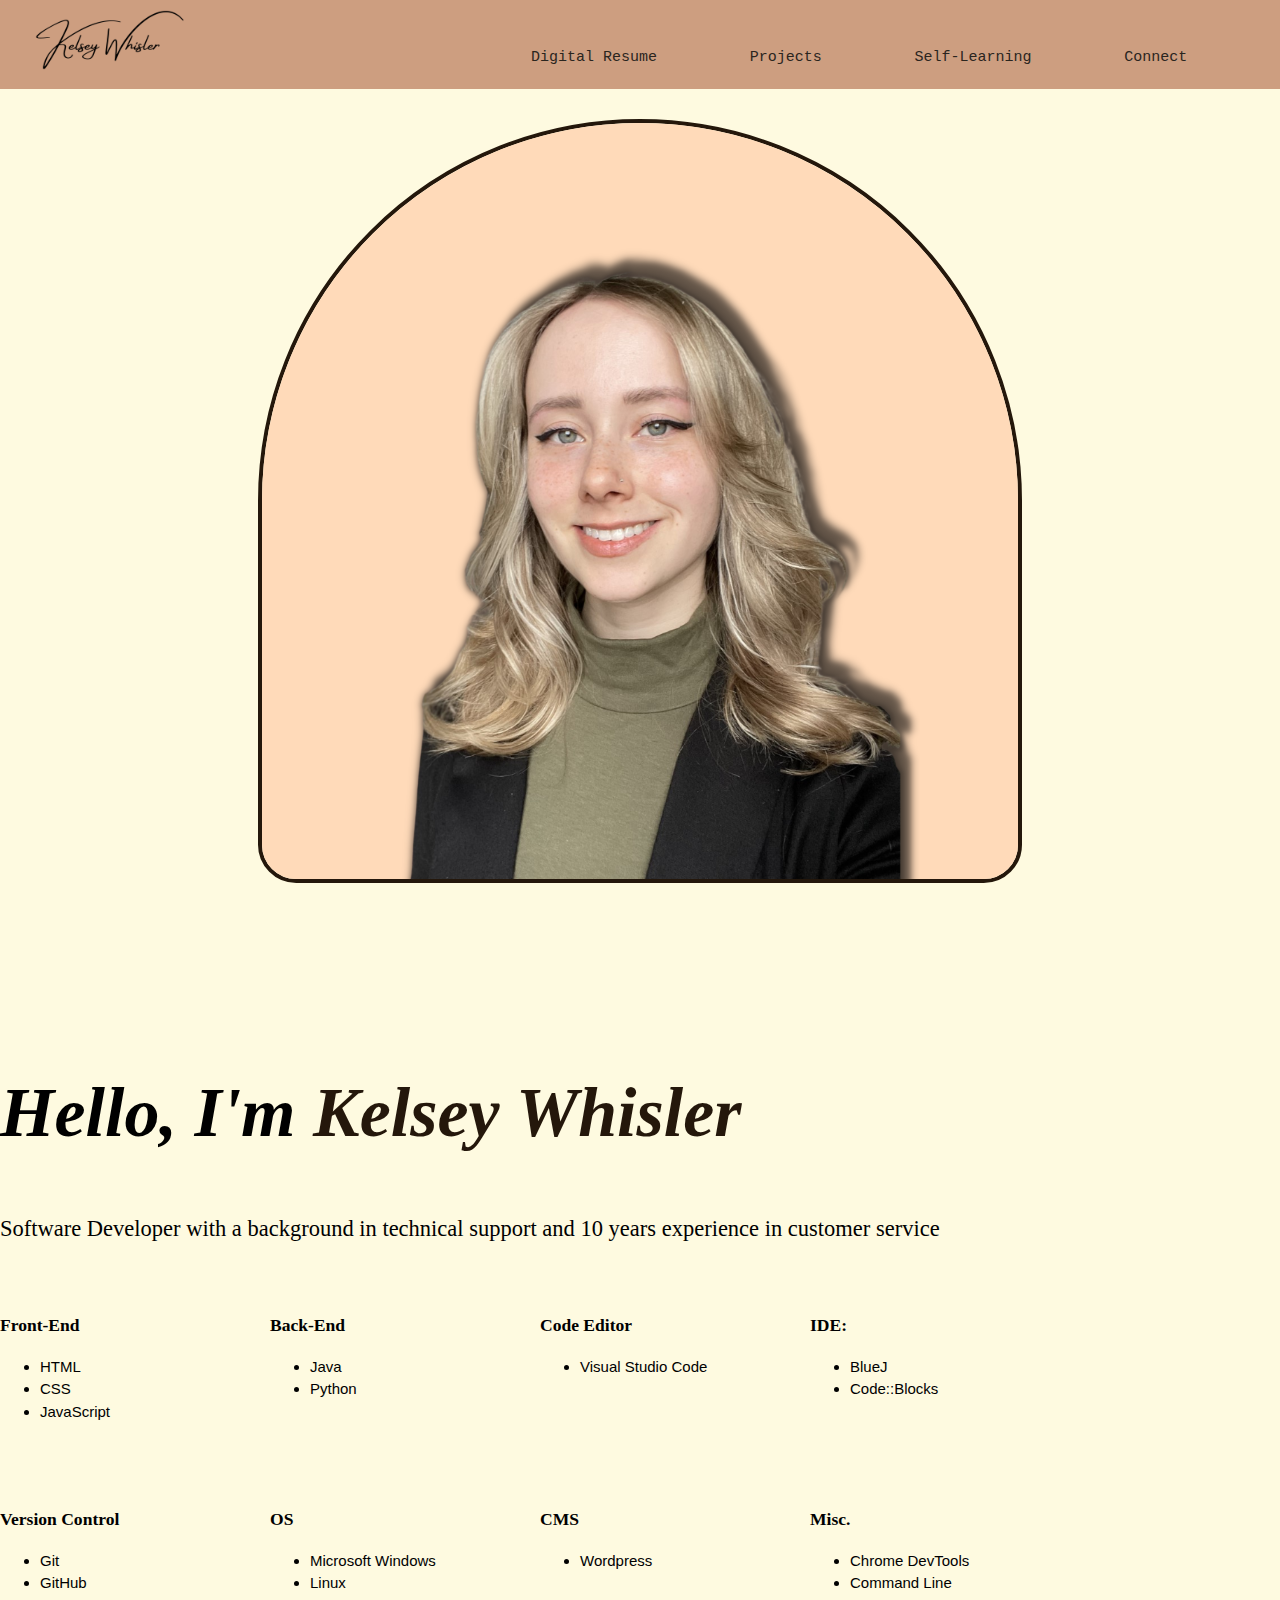
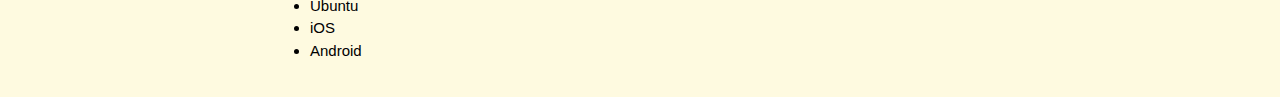
<file: index.html>
<!DOCTYPE html>
<html lang="en">
  <head>
    <meta charset="UTF-8" />
    <meta http-equiv="X-UA-Compatible" content="IE=edge" />
    <meta name="viewport" content="width=device-width, initial-scale=1.0" />
    <link rel="stylesheet" href="styles/style.css" />
    <title>Kelsey Whisler</title>
  </head>
  <body>
    <nav>
      <div id="nav-bar">
        <div class="logo">
          <a href="index.html"
            ><img src="images/logo.png" alt="Kelsey Whisler" width="200px;"
          /></a>
        </div>
        <div class="align-nav">
          <div>
            <a href="https://kelswhis.com/digital-resume" target="_blank"
              >Digital Resume</a
            >
          </div>
          <div><a href="pages/projects.html">Projects</a></div>
          <div><a href="pages/self-learning.html">Self-Learning</a></div>
          <div><a href="pages/connect.html">Connect</a></div>
        </div>
      </div>
    </nav>
    <div class="flex-container">
      <div class="image-flex">
        <img
          src="images/profile.png"
          alt="Profile picture of Kelsey Whisler"
          width="400px"
          ;
          height="auto"
          ;
        />
      </div>
      <div class="content-flex">
        <h1>
          <i>Hello, I'm <span style="color: #24170b">Kelsey Whisler</span></i>
        </h1>
        <h2 style="font-weight: 500">
          Software Developer with a background in technical support and 10 years
          experience in customer service
        </h2>
        <div class="skills flex-container">
          <div class="skillType">
            <h3>Front-End</h3>
            <ul>
              <li>HTML</li>
              <li>CSS</li>
              <li>JavaScript</li>
            </ul>
          </div>
          <div class="skillType">
            <h3>Back-End</h3>
            <ul>
              <li>Java</li>
              <li>Python</li>
            </ul>
          </div>
          <div class="skillType">
            <h3>Code Editor</h3>
            <ul>
              <li>Visual Studio Code</li>
            </ul>
          </div>
          <div class="skillType">
            <h3>IDE:</h3>
            <ul>
              <li>BlueJ</li>
              <li>Code::Blocks</li>
            </ul>
          </div>
          <div class="skillType">
            <h3>Version Control</h3>
            <ul>
              <li>Git</li>
              <li>GitHub</li>
            </ul>
          </div>
          <div class="skillType">
            <h3>OS</h3>
            <ul>
              <li>Microsoft Windows</li>
              <li>Linux</li>
              <li>Ubuntu</li>
              <li>iOS</li>
              <li>Android</li>
            </ul>
          </div>
          <div class="skillType">
            <h3>CMS</h3>
            <ul>
              <li>Wordpress</li>
            </ul>
          </div>
          <div class="skillType">
            <h3>Misc.</h3>
            <ul>
              <li>Chrome DevTools</li>
              <li>Command Line</li>
            </ul>
          </div>
        </div>
      </div>
    </div>
  </body>
</html>
</file>
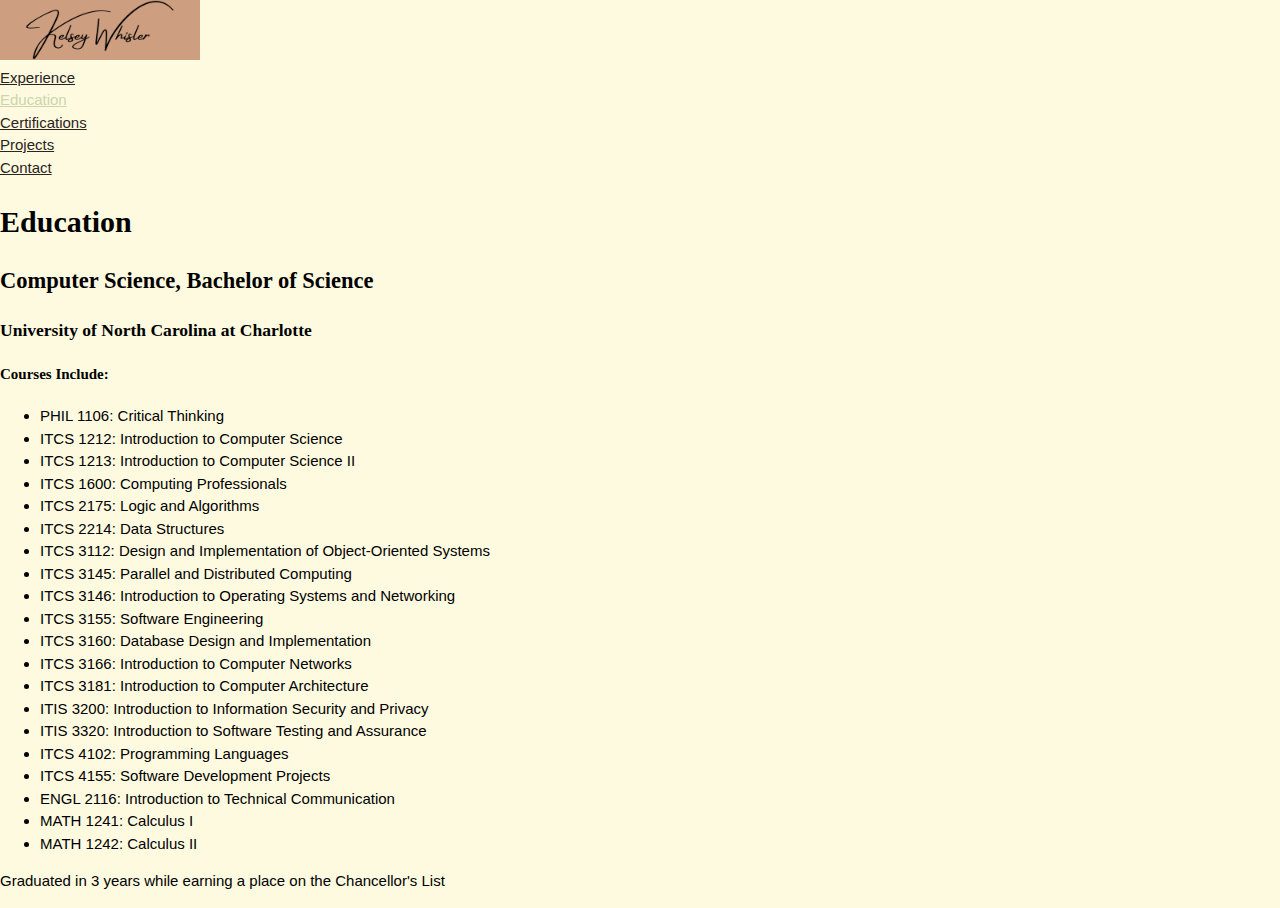
<file: education.html>
<!DOCTYPE html>
<html lang="en">
  <head>
    <meta charset="UTF-8" />
    <meta http-equiv="X-UA-Compatible" content="IE=edge" />
    <meta name="viewport" content="width=device-width, initial-scale=1.0" />
    <link rel="stylesheet" href="styles/style.css" />
    <title>Kelsey Whisler | Education</title>
  </head>
  <body>
    <nav>
      <div id="menu">
        <div class="home">
          <a href="index.html"
            ><img src="images/logo.png" alt="Kelsey Whisler" width="200px;"
          /></a>
        </div>
        <div class="align-menu">
          <div><a href="experience.html">Experience</a></div>
          <div>
            <a href="education.html" style="color: #ccd5ae">Education</a>
          </div>
          <div><a href="certification.html">Certifications</a></div>
          <div><a href="projects.html">Projects</a></div>
          <div><a href="contact.html">Contact</a></div>
        </div>
      </div>
    </nav>
    <h1>Education</h1>
    <h2>Computer Science, Bachelor of Science</h2>
    <h3>University of North Carolina at Charlotte</h3>
    <h4>Courses Include:</h4>
    <ul>
      <li>PHIL 1106: Critical Thinking</li>
      <li>ITCS 1212: Introduction to Computer Science</li>
      <li>ITCS 1213: Introduction to Computer Science II</li>
      <li>ITCS 1600: Computing Professionals</li>
      <li>ITCS 2175: Logic and Algorithms</li>
      <li>ITCS 2214: Data Structures</li>
      <li>ITCS 3112: Design and Implementation of Object-Oriented Systems</li>
      <li>ITCS 3145: Parallel and Distributed Computing</li>
      <li>ITCS 3146: Introduction to Operating Systems and Networking</li>
      <li>ITCS 3155: Software Engineering</li>
      <li>ITCS 3160: Database Design and Implementation</li>
      <li>ITCS 3166: Introduction to Computer Networks</li>
      <li>ITCS 3181: Introduction to Computer Architecture</li>
      <li>ITIS 3200: Introduction to Information Security and Privacy</li>
      <li>ITIS 3320: Introduction to Software Testing and Assurance</li>
      <li>ITCS 4102: Programming Languages</li>
      <li>ITCS 4155: Software Development Projects</li>
      <li>ENGL 2116: Introduction to Technical Communication</li>
      <li>MATH 1241: Calculus I</li>
      <li>MATH 1242: Calculus II</li>
    </ul>
    <p>Graduated in 3 years while earning a place on the Chancellor's List</p>
  </body>
</html>
</file>
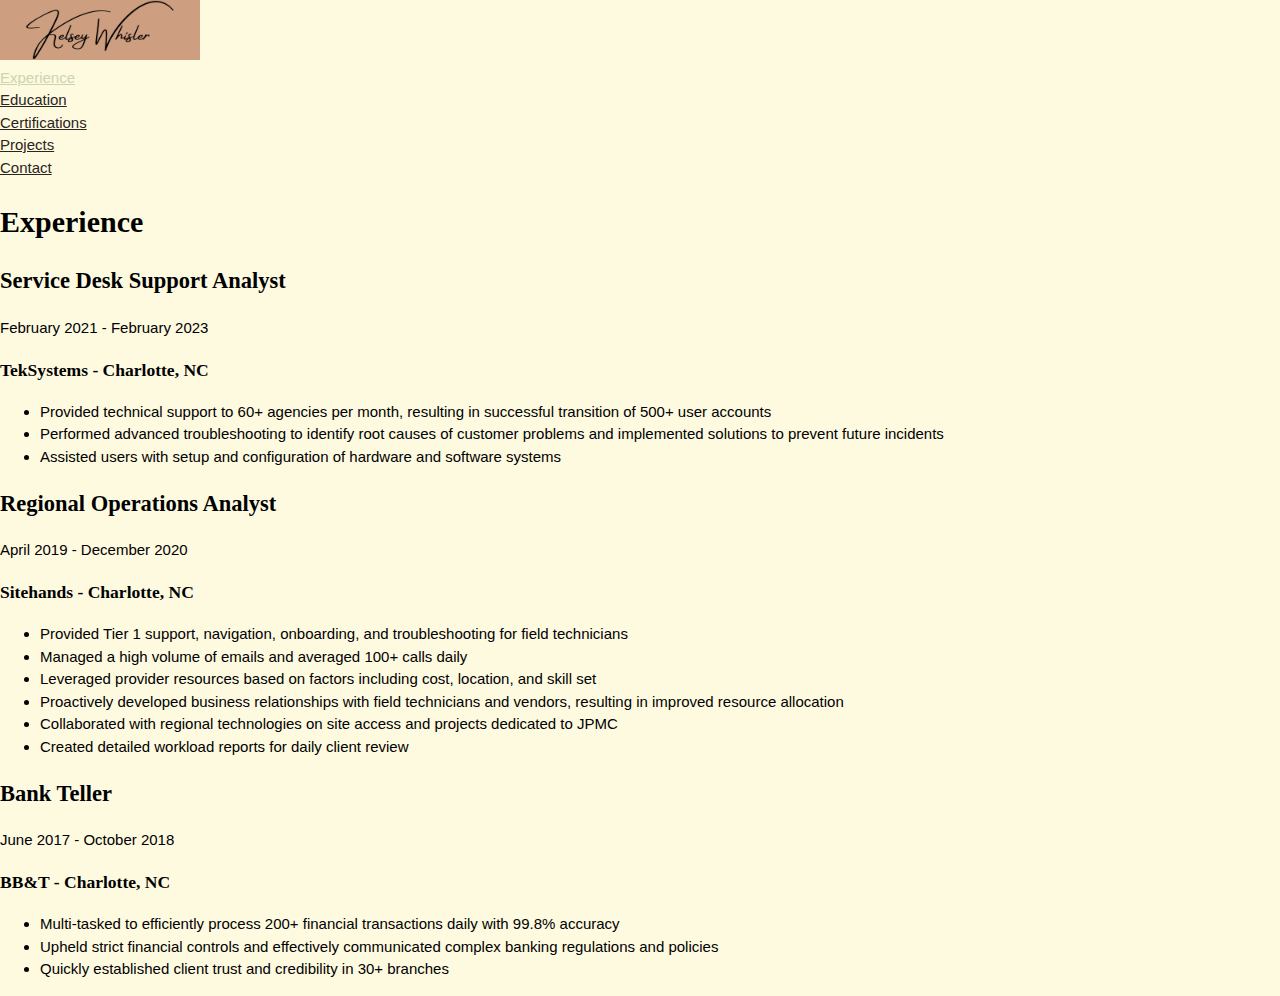
<file: experience.html>
<!DOCTYPE html>
<html lang="en">
  <head>
    <meta charset="UTF-8" />
    <meta http-equiv="X-UA-Compatible" content="IE=edge" />
    <meta name="viewport" content="width=device-width, initial-scale=1.0" />
    <link rel="stylesheet" href="styles/style.css" />
    <title>Kelsey Whisler | Experience</title>
  </head>
  <body>
    <nav>
      <div id="menu">
        <div class="home">
          <a href="index.html"
            ><img src="images/logo.png" alt="Kelsey Whisler" width="200px;"
          /></a>
        </div>
        <div class="align-menu">
          <div>
            <a href="experience.html" style="color: #ccd5ae">Experience</a>
          </div>
          <div><a href="education.html">Education</a></div>
          <div><a href="certification.html">Certifications</a></div>
          <div><a href="projects.html">Projects</a></div>
          <div><a href="contact.html">Contact</a></div>
        </div>
      </div>
    </nav>
    <h1>Experience</h1>
    <h2>Service Desk Support Analyst</h2>
    <time>February 2021 - February 2023</time>
    <h3>TekSystems - Charlotte, NC</h3>
    <ul>
      <li>
        Provided technical support to 60+ agencies per month, resulting in
        successful transition of 500+ user accounts
      </li>
      <li>
        Performed advanced troubleshooting to identify root causes of customer
        problems and implemented solutions to prevent future incidents
      </li>
      <li>
        Assisted users with setup and configuration of hardware and software
        systems
      </li>
    </ul>
    <h2>Regional Operations Analyst</h2>
    <time>April 2019 - December 2020</time>
    <h3>Sitehands - Charlotte, NC</h3>
    <ul>
      <li>
        Provided Tier 1 support, navigation, onboarding, and troubleshooting for
        field technicians
      </li>
      <li>Managed a high volume of emails and averaged 100+ calls daily</li>
      <li>
        Leveraged provider resources based on factors including cost, location,
        and skill set
      </li>
      <li>
        Proactively developed business relationships with field technicians and
        vendors, resulting in improved resource allocation
      </li>
      <li>
        Collaborated with regional technologies on site access and projects
        dedicated to JPMC
      </li>
      <li>Created detailed workload reports for daily client review</li>
    </ul>
    <h2>Bank Teller</h2>
    <time>June 2017 - October 2018</time>
    <h3>BB&T - Charlotte, NC</h3>
    <ul>
      <li>
        Multi-tasked to efficiently process 200+ financial transactions daily
        with 99.8% accuracy
      </li>
      <li>
        Upheld strict financial controls and effectively communicated complex
        banking regulations and policies
      </li>
      <li>Quickly established client trust and credibility in 30+ branches</li>
    </ul>
  </body>
</html>
</file>
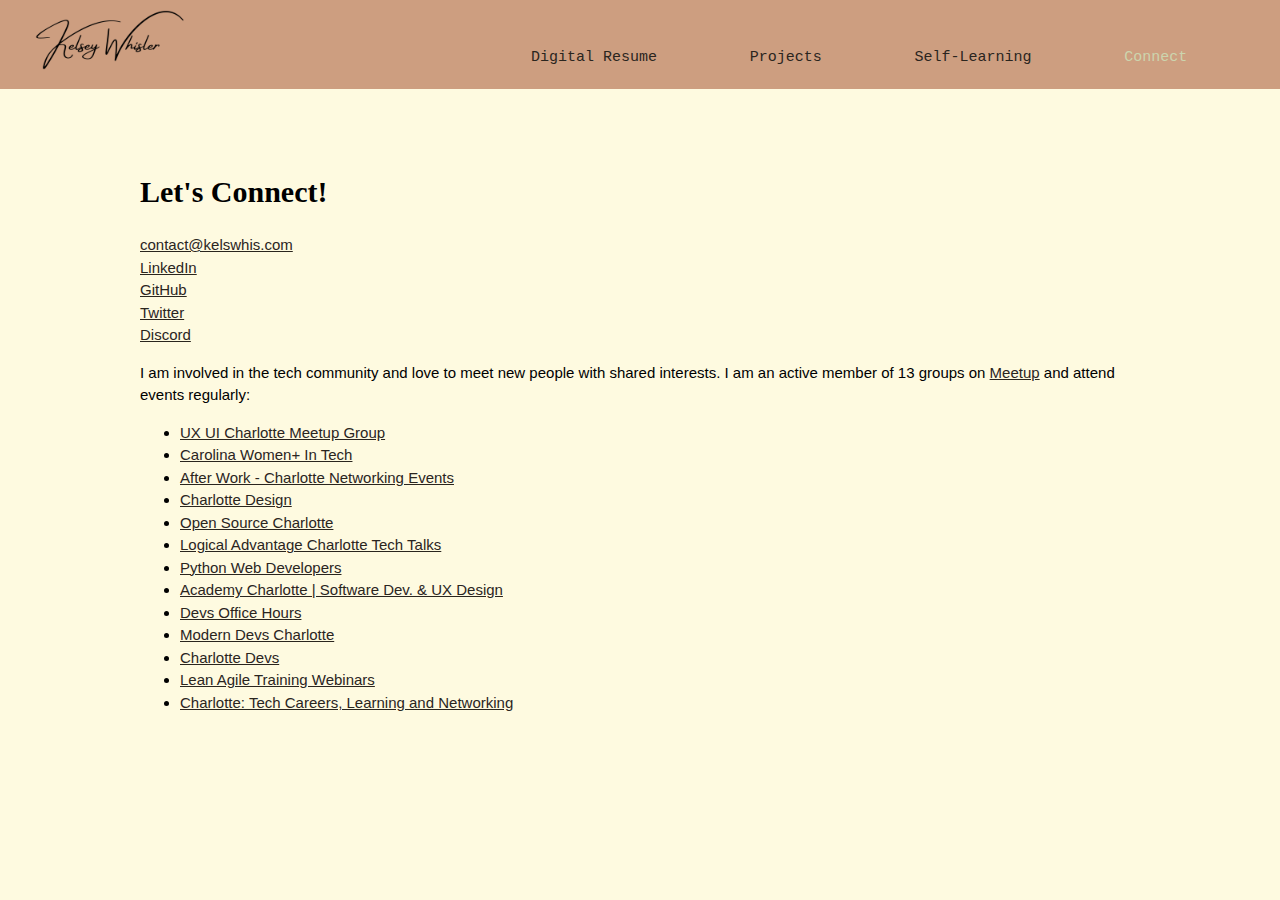
<file: pages/connect.html>
<!DOCTYPE html>
<html lang="en">
  <head>
    <meta charset="UTF-8" />
    <meta http-equiv="X-UA-Compatible" content="IE=edge" />
    <meta name="viewport" content="width=device-width, initial-scale=1.0" />
    <link rel="stylesheet" href="../styles/style.css" />
    <title>Kelsey Whisler | Connect</title>
  </head>
  <body>
    <nav>
      <div id="nav-bar">
        <div class="logo">
          <a href="../index.html"
            ><img src="../images/logo.png" alt="Kelsey Whisler" width="200px;"
          /></a>
        </div>
        <div class="align-nav">
          <div>
            <a href="https://kelswhis.com/digital-resume" target="_blank"
              >Digital Resume</a
            >
          </div>
          <div><a href="projects.html">Projects</a></div>
          <div><a href="self-learning.html">Self-Learning</a></div>
          <div><a href="connect.html" style="color: #ccd5ae">Connect</a></div>
        </div>
      </div>
    </nav>
    <div class="content">
      <h1>Let's Connect!</h1>
      <ul class="contact-list">
        <li><a href="mailto:contact@kelswhis.com">contact@kelswhis.com</a></li>
        <li>
          <a href="https://linkedin.com/in/kels-whis/" target="_blank"
            >LinkedIn</a
          >
        </li>
        <li><a href="https://github.com/kwhis" target="_blank">GitHub</a></li>
        <li>
          <a href="https://twitter.com/kelswhis" target="_blank">Twitter</a>
        </li>
        <li>
          <a href="https://discordapp.com/users/1068931585426083911">Discord</a>
        </li>
      </ul>

      <div id="meetup">
        <p>
          I am involved in the tech community and love to meet new people with
          shared interests. I am an active member of 13 groups on
          <a href="https://www.meetup.com/" target="_blank">Meetup</a> and
          attend events regularly:
        </p>
        <ul>
          <li>
            <a
              href="https://www.meetup.com/ux-ui-charlotte-meetup-group/"
              target="_blank"
              >UX UI Charlotte Meetup Group
            </a>
          </li>
          <li>
            <a
              href="https://www.meetup.com/carolinawomenintech/"
              target="_blank"
              >Carolina Women+ In Tech
            </a>
          </li>
          <li>
            <a
              href="https://www.meetup.com/network-after-work-charlotte-networking-events/"
              target="_blank"
              >After Work - Charlotte Networking Events
            </a>
          </li>
          <li>
            <a href="https://www.meetup.com/charlotte-design/" target="_blank"
              >Charlotte Design
            </a>
          </li>
          <li>
            <a
              href="https://www.meetup.com/open-source-charlotte/"
              target="_blank"
              >Open Source Charlotte
            </a>
          </li>
          <li>
            <a
              href="https://www.meetup.com/logical-advantage-charlotte-tech-talks/"
              target="_blank"
              >Logical Advantage Charlotte Tech Talks
            </a>
          </li>
          <li>
            <a
              href="https://www.meetup.com/meetup-group-python-webdev/"
              target="_blank"
              >Python Web Developers
            </a>
          </li>
          <li>
            <a
              href="https://www.meetup.com/kenzie-academy-charlotte/"
              target="_blank"
              >Academy Charlotte | Software Dev. & UX Design
            </a>
          </li>
          <li>
            <a href="https://www.meetup.com/devs-office-hours/" target="_blank"
              >Devs Office Hours
            </a>
          </li>
          <li>
            <a href="https://www.meetup.com/moderndevsclt/" target="_blank"
              >Modern Devs Charlotte
            </a>
          </li>
          <li>
            <a href="https://www.meetup.com/charlottedevs/" target="_blank"
              >Charlotte Devs
            </a>
          </li>
          <li>
            <a href="https://www.meetup.com/lat_webinars/" target="_blank"
              >Lean Agile Training Webinars
            </a>
          </li>
          <li>
            <a
              href="https://www.meetup.com/ironhack-charlotte-tech-careers-learning-and-networking/"
              target="_blank"
              >Charlotte: Tech Careers, Learning and Networking
            </a>
          </li>
        </ul>
      </div>
    </div>
  </body>
</html>
</file>
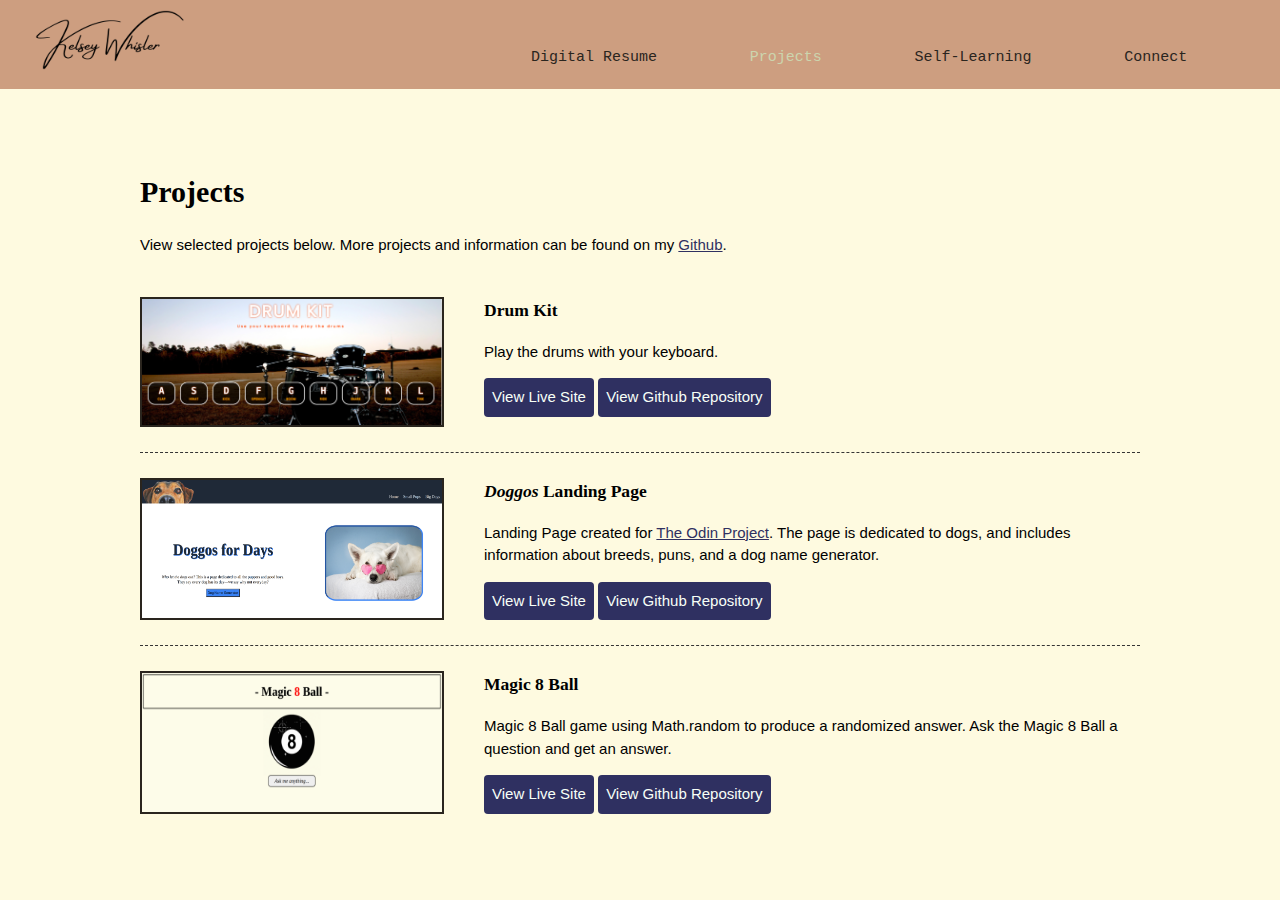
<file: pages/projects.html>
<!DOCTYPE html>
<html lang="en">
  <head>
    <meta charset="UTF-8" />
    <meta http-equiv="X-UA-Compatible" content="IE=edge" />
    <meta name="viewport" content="width=device-width, initial-scale=1.0" />
    <link rel="stylesheet" href="../styles/style.css" />
    <title>Kelsey Whisler | Projects</title>
  </head>
  <body>
    <nav>
      <div id="nav-bar">
        <div class="logo">
          <a href="../index.html"
            ><img src="../images/logo.png" alt="Kelsey Whisler" width="200px;"
          /></a>
        </div>
        <div class="align-nav">
          <div>
            <a href="https://kelswhis.com/digital-resume" target="_blank"
              >Digital Resume</a
            >
          </div>
          <div><a href="projects.html" style="color: #ccd5ae">Projects</a></div>
          <div><a href="self-learning.html">Self-Learning</a></div>
          <div><a href="connect.html">Connect</a></div>
        </div>
      </div>
    </nav>
    <div class="projects content divider">
      <h1>Projects</h1>
      <p>
        View selected projects below. More projects and information can be found
        on my
        <a href="https://github.com/kwhis" target="_blank">Github</a>.
      </p>

      <!-- Project 1 -->
      <section class="project-item">
        <img
          src="../images/drum-kit-screenshot.png"
          alt="Screenshot of Drum Kit"
        />
        <div class="project-description">
          <h3>Drum Kit</h3>
          <p>Play the drums with your keyboard.</p>
          <a class="btn" href="https://kwhis.github.io/drum-kit" target="_blank"
            >View Live Site</a
          >
          <a
            class="btn"
            href="https://github.com/kwhis/drum-kit"
            target="_blank"
            >View Github Repository</a
          >
        </div>
      </section>

      <!-- Project 2 -->
      <section class="project-item">
        <img
          src="../images/doggos-screenshot.png"
          alt="Screenshot of Doggos Landing Page"
        />
        <div class="project-description">
          <h3><i>Doggos</i> Landing Page</h3>
          <p>
            Landing Page created for
            <a href="https://www.theodinproject.com/" target="_blank"
              >The Odin Project</a
            >. The page is dedicated to dogs, and includes information about
            breeds, puns, and a dog name generator.
          </p>
          <a class="btn" href="https://kwhis.github.io/doggos" target="_blank"
            >View Live Site</a
          >
          <a class="btn" href="https://github.com/kwhis/doggos" target="_blank"
            >View Github Repository</a
          >
        </div>
      </section>

      <!-- Project 3 -->
      <section class="project-item">
        <img
          src="../images/magic8ball-screenshot.png"
          alt="Screenshot of Magic 8 Ball"
        />
        <div class="project-description">
          <h3>Magic 8 Ball</h3>
          <p>
            Magic 8 Ball game using Math.random to produce a randomized answer.
            Ask the Magic 8 Ball a question and get an answer.
          </p>
          <a
            class="btn"
            href="https://kwhis.github.io/magic8ball"
            target="_blank"
            >View Live Site</a
          >
          <a
            class="btn"
            href="https://github.com/kwhis/magic8ball"
            target="_blank"
            >View Github Repository</a
          >
        </div>
      </section>
    </div>
  </body>
</html>
</file>
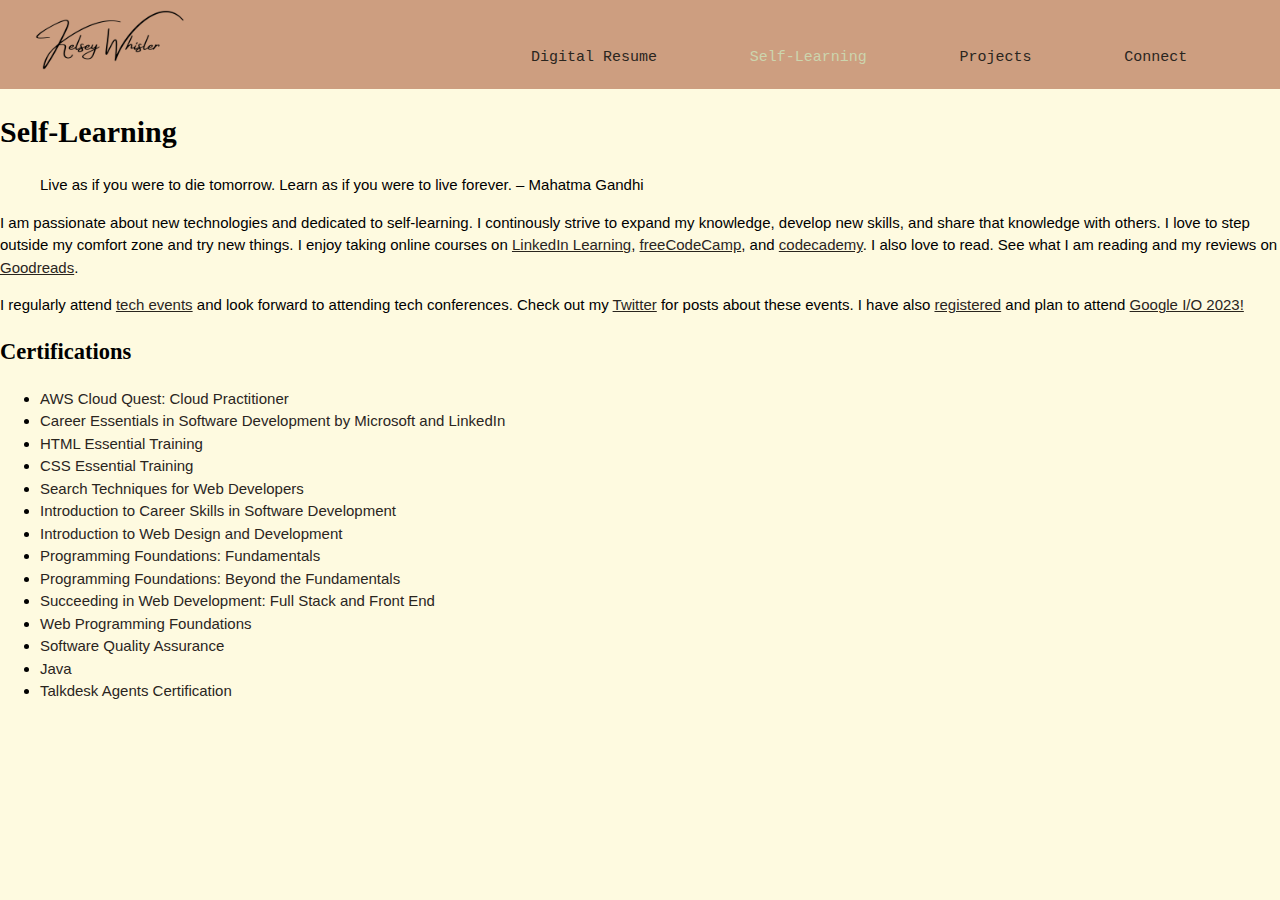
<file: pages/self-learning.html>
<!DOCTYPE html>
<html lang="en">
  <head>
    <meta charset="UTF-8" />
    <meta http-equiv="X-UA-Compatible" content="IE=edge" />
    <meta name="viewport" content="width=device-width, initial-scale=1.0" />
    <link rel="stylesheet" href="../styles/style.css" />
    <title>Kelsey Whisler | Self-Learning</title>
  </head>
  <body>
    <nav>
      <div id="nav-bar">
        <div class="logo">
          <a href="../index.html"
            ><img src="../images/logo.png" alt="Kelsey Whisler" width="200px;"
          /></a>
        </div>
        <div class="align-nav">
          <div>
            <a href="https://kelswhis.com/digital-resume" target="_blank"
              >Digital Resume
            </a>
          </div>
          <div>
            <a href="self-learning.html" style="color: #ccd5ae"
              >Self-Learning
            </a>
          </div>
          <div><a href="projects.html">Projects</a></div>
          <div><a href="connect.html">Connect</a></div>
        </div>
      </div>
    </nav>
    <div class="self-learning">
      <h1>Self-Learning</h1>
      <blockquote>
        Live as if you were to die tomorrow. Learn as if you were to live
        forever. – Mahatma Gandhi
      </blockquote>
      <p>
        I am passionate about new technologies and dedicated to self-learning. I
        continously strive to expand my knowledge, develop new skills, and share
        that knowledge with others. I love to step outside my comfort zone and
        try new things. I enjoy taking online courses on
        <a
          href="https://www.linkedin.com/learning-login/share?forceAccount=false&redirect=https%3A%2F%2Fwww.linkedin.com%2Flearning%2Fcollections%2F7040537462590345216%3Ftrk%3Dshare_collection_url%26shareId%3DcHgXhQqBRi%252BXFjQAuBC5mw%253D%253D"
          target="_blank"
          >LinkedIn Learning</a
        >,
        <a href="https://www.freecodecamp.org/kelswhis" target="_blank"
          >freeCodeCamp</a
        >, and
        <a href="https://www.codecademy.com/profiles/kelswhis" target="_blank"
          >codecademy</a
        >. I also love to read. See what I am reading and my reviews on
        <a href="https://www.goodreads.com/kelswhis" target="_blank"
          >Goodreads</a
        >.
      </p>
      <p>
        I regularly attend
        <a href="connect.html#meetup" target="_blank">tech events</a> and look
        forward to attending tech conferences. Check out my
        <a href="https://twitter.com/kelswhis" target="_blank">Twitter</a> for
        posts about these events. I have also
        <a href="https://g.dev/kelswhis" target="_blank">registered</a>
        and plan to attend
        <a href="https://io.google/2023/" target="_blank">Google I/O 2023!</a>
      </p>

      <h2>Certifications</h2>
      <ul class="certifications">
        <li>
          <a
            href="https://www.credly.com/badges/57e9353b-56b8-4423-8fb1-1ba9e3a31c23/linked_in_profile"
            target="_blank"
            >AWS Cloud Quest: Cloud Practitioner
          </a>
        </li>
        <li>
          <a
            href="https://www.linkedin.com/learning/certificates/16f378e6ce5df96fe0a4f9e2067b00aa083062a8fa216bb471b268a4cb34d7b0"
            target="_blank"
            >Career Essentials in Software Development by Microsoft and LinkedIn
          </a>
        </li>
        <li>
          <a
            href="https://www.linkedin.com/learning/certificates/6447bc86308e1fcbe0a640e5ea80e934937188cc91970b77505d592704ccee95"
            target="_blank"
            >HTML Essential Training
          </a>
        </li>
        <li>
          <a
            href="https://www.linkedin.com/learning/certificates/41571c0a1a85e9217f9a186586eb6293b72f2e8f50dedaf2a7f463cc4e97ee8c"
            target="_blank"
            >CSS Essential Training
          </a>
        </li>
        <li>
          <a
            href="https://www.linkedin.com/learning/certificates/2ae435520dd3295a267699d289767c5f04964523b106ef830e95304da5b22045"
            target="_blank"
            >Search Techniques for Web Developers
          </a>
        </li>
        <li>
          <a
            href="https://www.linkedin.com/learning/certificates/761b0252b3d8fc3efae77d7a018cad7646ad4ec20e72753b348f7756a924d7d9"
            target="_blank"
            >Introduction to Career Skills in Software Development
          </a>
        </li>
        <li>
          <a
            href="https://www.linkedin.com/learning/certificates/664dfa48049fa3eca9c600b8c17ccb642047f69207a298efef536ea5680e1b47"
            target="_blank"
            >Introduction to Web Design and Development
          </a>
        </li>
        <li>
          <a
            href="https://www.linkedin.com/learning/certificates/bcc2746ec06cf3d462a0e402a7327098cefa4a98408e22970eea73a8b546fcb4"
            target="_blank"
            >Programming Foundations: Fundamentals
          </a>
        </li>
        <li>
          <a
            href="https://www.linkedin.com/learning/certificates/7564c9917f849c4b60d54b6a157200ae9288707ae2f2d96555d73e78e039d3f4"
            target="_blank"
            >Programming Foundations: Beyond the Fundamentals
          </a>
        </li>
        <li>
          <a
            href="https://www.linkedin.com/learning/certificates/20c6eb62505f91097a8ad1054f78bee591aeb7d402adf812d61b5b3cac0c7acd"
            target="_blank"
            >Succeeding in Web Development: Full Stack and Front End
          </a>
        </li>
        <li>
          <a
            href="https://www.linkedin.com/learning/certificates/a7396489b56a4bbd37c37ee6d057995dfcf5dd09f7380a8decbbad98e44da2f4"
            target="_blank"
            >Web Programming Foundations
          </a>
        </li>
        <li>
          <a
            href="https://www.testdome.com/certificates/cd18dc06bda34e5e83a2a61b3d825d78"
            target="_blank"
            >Software Quality Assurance
          </a>
        </li>
        <li>
          <a
            href="https://www.testdome.com/certificates/368a5860b632439492c6ee7658d2b9fd"
            target="_blank"
            >Java
          </a>
        </li>
        <li>
          <a href="https://verify.skilljar.com/c/fjawmyvcrgq2" target="_blank"
            >Talkdesk Agents Certification
          </a>
        </li>
      </ul>
    </div>
  </body>
</html>
</file>
<file: styles/style.css>
/*
COLOR PALETTE
#fefae0 - beige
peachpuff;
#cd9e80 - tan
#2a251e - dark brown
#24170b - darker brown
*/


/*Global Styles
-------------------------------------------*/
body {
  font-family: Verdana, sans-serif;
  background-color: #fefae0;
  margin: 0;
  padding: 0;
  font-size: 15px;
  line-height: 1.5;
}

h1,
h2,
h3,
h4 {
  font-family: Georgia, serif;
}

a {
  color: #2a251e;
}

/*Navigation Bar
-------------------------------------------*/
#nav-bar {
  display: flex;
}

#nav-bar div {
  display: flex;
  flex-wrap: wrap;
  padding: 10px;
  text-align: center;
  background: #cd9e80;
  flex: 1 auto;
  font-family: "Courier New", Courier, monospace;
}

#nav-bar a {
  text-decoration: none;
}

#nav-bar a:hover {
  text-shadow: #ccd5ae 2px 0 5px;
  color: white;
}

.align-nav {
  align-items: flex-end;
}

.logo {
  align-items: center;
  font-size: larger;
}

/*Index
-------------------------------------------*/
.content-flex > h1 {
  font-size: 70px;
}

.flex-container {
  display: flex;
  flex: 1;
  flex-wrap: wrap;
}

.content-flex {
  flex: 2 1 0;
  margin-top: 100px;
}

.image-flex {
  display: flex;
  flex: 1 0 auto;
  justify-content: center;
  align-self: center;
  padding: 30px 10px;
}

.image-flex img {
  width: 60%;
  border-radius: 50% 50% 5% 5%;
  border: 4px solid #24170b;
}

.skills {
  flex-wrap: wrap;
}

.skillType {
  width: 200px;
  padding: 30px 70px 20px 0px;
}

.content {
  max-width: 1000px;
  margin: 0 auto;
  padding: 60px 0;
}

/*Self-Learning
-------------------------------------------*/
.certifications a {
  text-decoration: none;
}

.certifications a:hover {
  color: #24170b;
  text-shadow: none;
  text-decoration: underline;
}

/*Projects
-------------------------------------------*/
.project-item {
  overflow: hidden;
  display: flex;
}

.project-description {
  padding-left: 40px;
}

.projects img {
  width: 300px;
  border:2px solid #2a251e ;
}

.project-item h3 {
  margin-top: 0;
}

.projects p a {
  color: #2f3061;
  text-decoration: underline;
}

.projects p a:hover {
  text-decoration: none;
}

.projects .btn {
  background-color: #2f3061;
  color: #f7fff7;
  padding: 8px;
  border-radius: 4px;
  display: inline-block;
  text-decoration: none;
}

.projects .btn:hover {
  
  background-color: rgba(47, 48, 97, 80%);
}
.divider > section {
  border-bottom: 1px dashed #343434;
  padding: 25px 0;
}

.divider > section:last-of-type {
  border-bottom: none;
}

/*Connect
-------------------------------------------*/
.contact-list {
  padding: 0;
  list-style-type: none;
}
</file>
